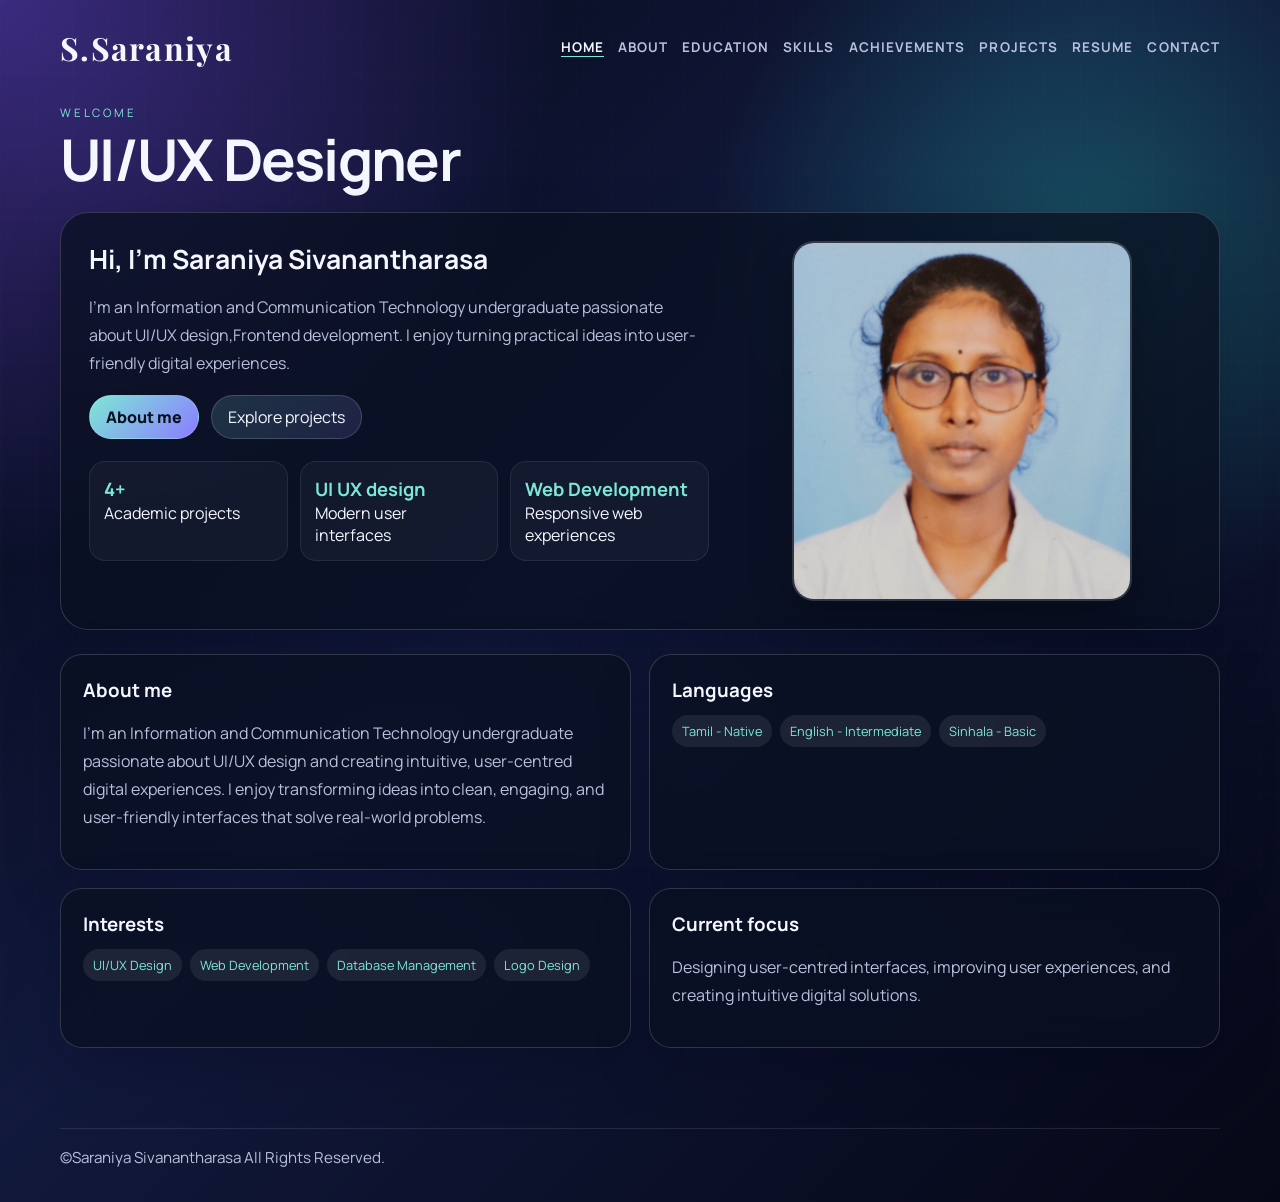
<file: index.html>
<!DOCTYPE html>
<html lang="en">
<head>
  <meta charset="UTF-8" />
  <meta name="viewport" content="width=device-width, initial-scale=1.0" />
  <title>Saraniya | Portfolio</title>
  <link rel="preconnect" href="https://fonts.googleapis.com" />
  <link rel="preconnect" href="https://fonts.gstatic.com" crossorigin />
  <link href="https://fonts.googleapis.com/css2?family=Manrope:wght@400;600;700;800&family=Playfair+Display:wght@600;700&display=swap" rel="stylesheet" />
  <link rel="stylesheet" href="style.css" />
</head>
<body>
  <header>
    <a class="logo" href="index.html">S.Saraniya</a>
    <nav>
      <a class="on" href="index.html">Home</a>
      <a href="about.html">About</a>
      <a href="education.html">Education</a>
      <a href="skills.html">Skills</a>
      <a href="achievements.html">Achievements</a>
      <a href="projects.html">Projects</a>
      <a href="resume.html">Resume</a>
      <a href="contact.html">Contact</a>
    </nav>
  </header>
  <main>
    <section class="page-intro">
      <i>Welcome</i>
      <h1>UI/UX Designer</h1>
    </section>
    <section class="hero">
      <div>
        <h2>Hi, I'm Saraniya Sivanantharasa</h2>
        <p>I'm an Information and Communication Technology undergraduate passionate about UI/UX design,Frontend development. I enjoy turning practical ideas into user-friendly digital experiences.</p>
        <div class="btn-row">
          <a class="btn primary" href="about.html">About me</a>
          <a class="btn" href="projects.html">Explore projects</a>
        </div>
        <div class="stats">
          <div class="stat"><strong>4+</strong><span>Academic projects</span></div>
          <div class="stat"><strong>UI UX design</strong><span>Modern user interfaces</span></div>
          <div class="stat"><strong>Web Development</strong><span>Responsive web experiences</span></div>
        </div>
      </div>
      <img src="images/profile.jpeg" alt="Saraniya portrait" />
    </section>
    <section class="grid">
      <article class="card">
        <h3>About me</h3>
        <p> I'm an Information and Communication Technology undergraduate passionate about UI/UX design and creating intuitive, user-centred digital experiences. I enjoy transforming ideas into clean, engaging, and user-friendly interfaces that solve real-world problems. </p>
      </article>
      <article class="card">
        <h3>Languages</h3>
        <div class="tag-list">
          <span>Tamil - Native</span>
          <span>English - Intermediate</span>
          <span>Sinhala - Basic</span>
        </div>
      </article>
      <article class="card">
        <h3>Interests</h3>
        <div class="tag-list">
          <span>UI/UX Design</span>
          <span>Web Development</span>
          <span>Database Management</span>
          <span>Logo Design</span>
        </div>
      </article>
      <article class="card">
        <h3>Current focus</h3>
        <p> Designing user-centred interfaces, improving user experiences, and creating intuitive digital solutions.</p>
      </article>
    </section>
  </main>
  <footer>©Saraniya Sivanantharasa All Rights Reserved.</footer>
</body>
</html>
</file>
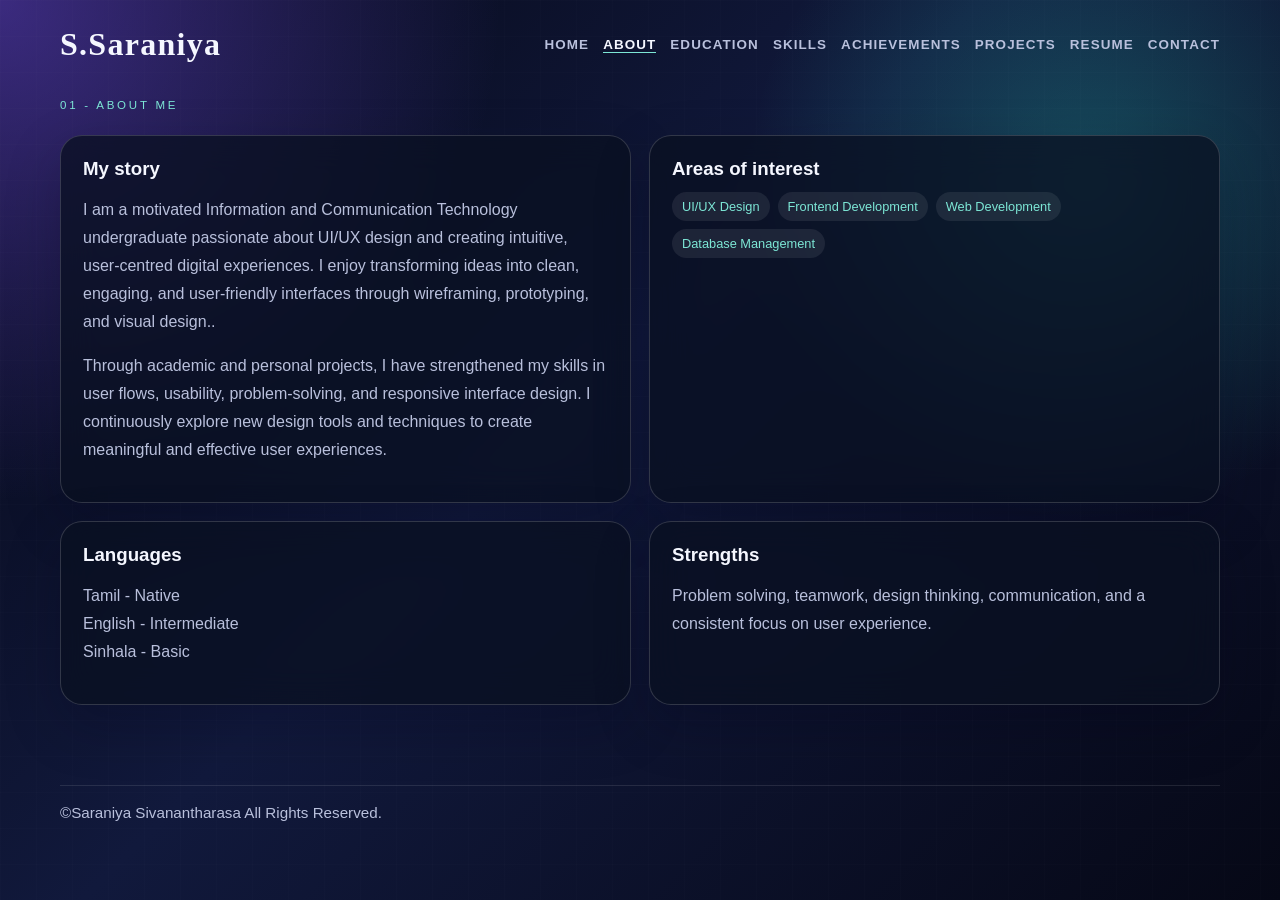
<file: about.html>
<!DOCTYPE html>
<html lang="en">
<head>
  <meta charset="UTF-8" />
  <meta name="viewport" content="width=device-width, initial-scale=1.0" />
  <title>About | Saraniya</title>
  <link rel="stylesheet" href="style.css" />
</head>
<body>
  <header>
    <a class="logo" href="index.html">S.Saraniya</a>
    <nav>
      <a href="index.html">Home</a>
      <a class="on" href="about.html">About</a>
      <a href="education.html">Education</a>
      <a href="skills.html">Skills</a>
      <a href="achievements.html">Achievements</a>
      <a href="projects.html">Projects</a>
      <a href="resume.html">Resume</a>
      <a href="contact.html">Contact</a>
    </nav>
  </header>
  <main>
    <section class="page-intro">
      <i>01 - ABOUT ME</i>
      
    </section>
    <section class="grid">
      <article class="card">
        <h3>My story</h3>
        <p> I am a motivated Information and Communication Technology undergraduate passionate about UI/UX design and creating intuitive, user-centred digital experiences. I enjoy transforming ideas into clean, engaging, and user-friendly interfaces through wireframing, prototyping, and visual design..</p>
        <p> Through academic and personal projects, I have strengthened my skills in user flows, usability, problem-solving, and responsive interface design. I continuously explore new design tools and techniques to create meaningful and effective user experiences.</p>

      </article>
      <article class="card">
        <h3>Areas of interest</h3>
        <div class="tag-list">
          <span>UI/UX Design</span>
          <span>Frontend Development</span>
          <span>Web Development</span>
          <span>Database Management</span>
        
        </div>
      </article>
      <article class="card">
        <h3>Languages</h3>
        <p>Tamil - Native<br />English - Intermediate<br />Sinhala - Basic</p>
      </article>
      <article class="card">
        <h3>Strengths</h3>
        <p>Problem solving, teamwork, design thinking, communication, and a consistent focus on user experience.</p>
      </article>
    </section>
  </main>
  <footer>©Saraniya Sivanantharasa All Rights Reserved.</footer>
</body>
</html>
</file>
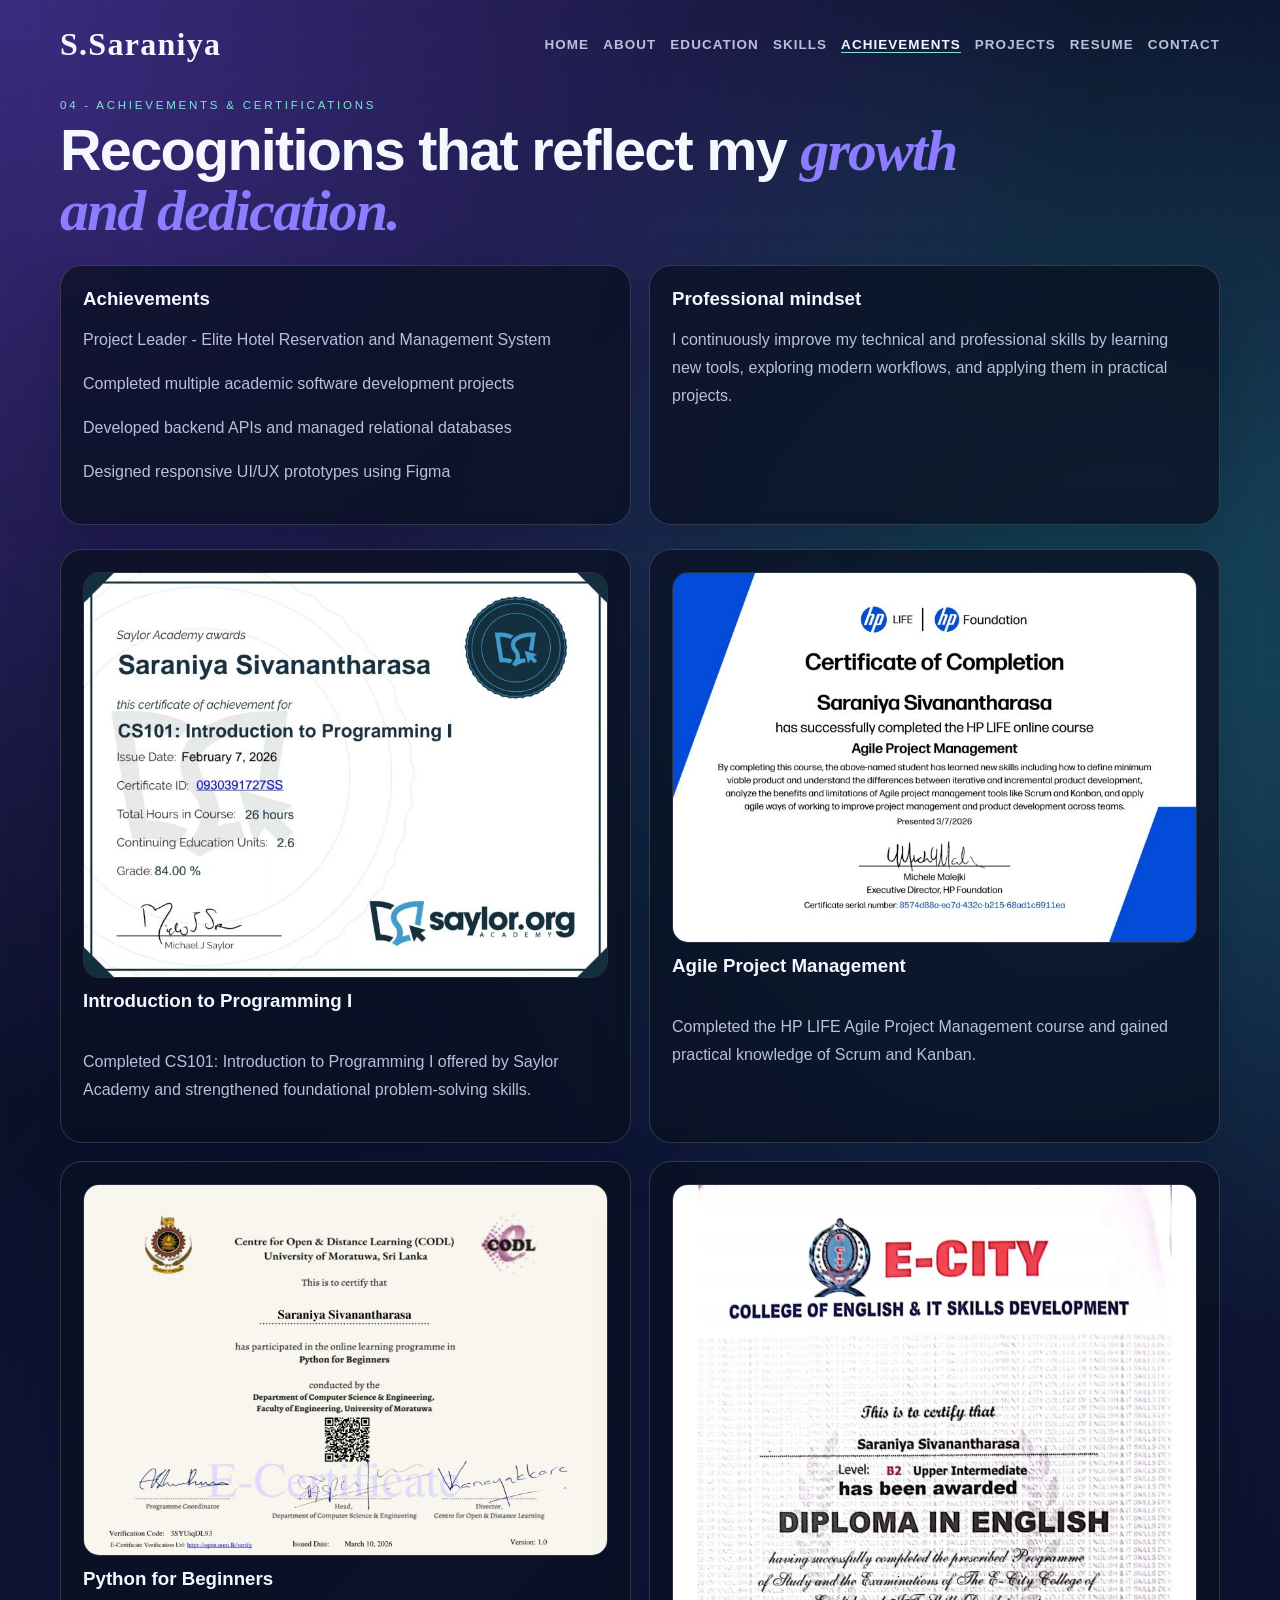
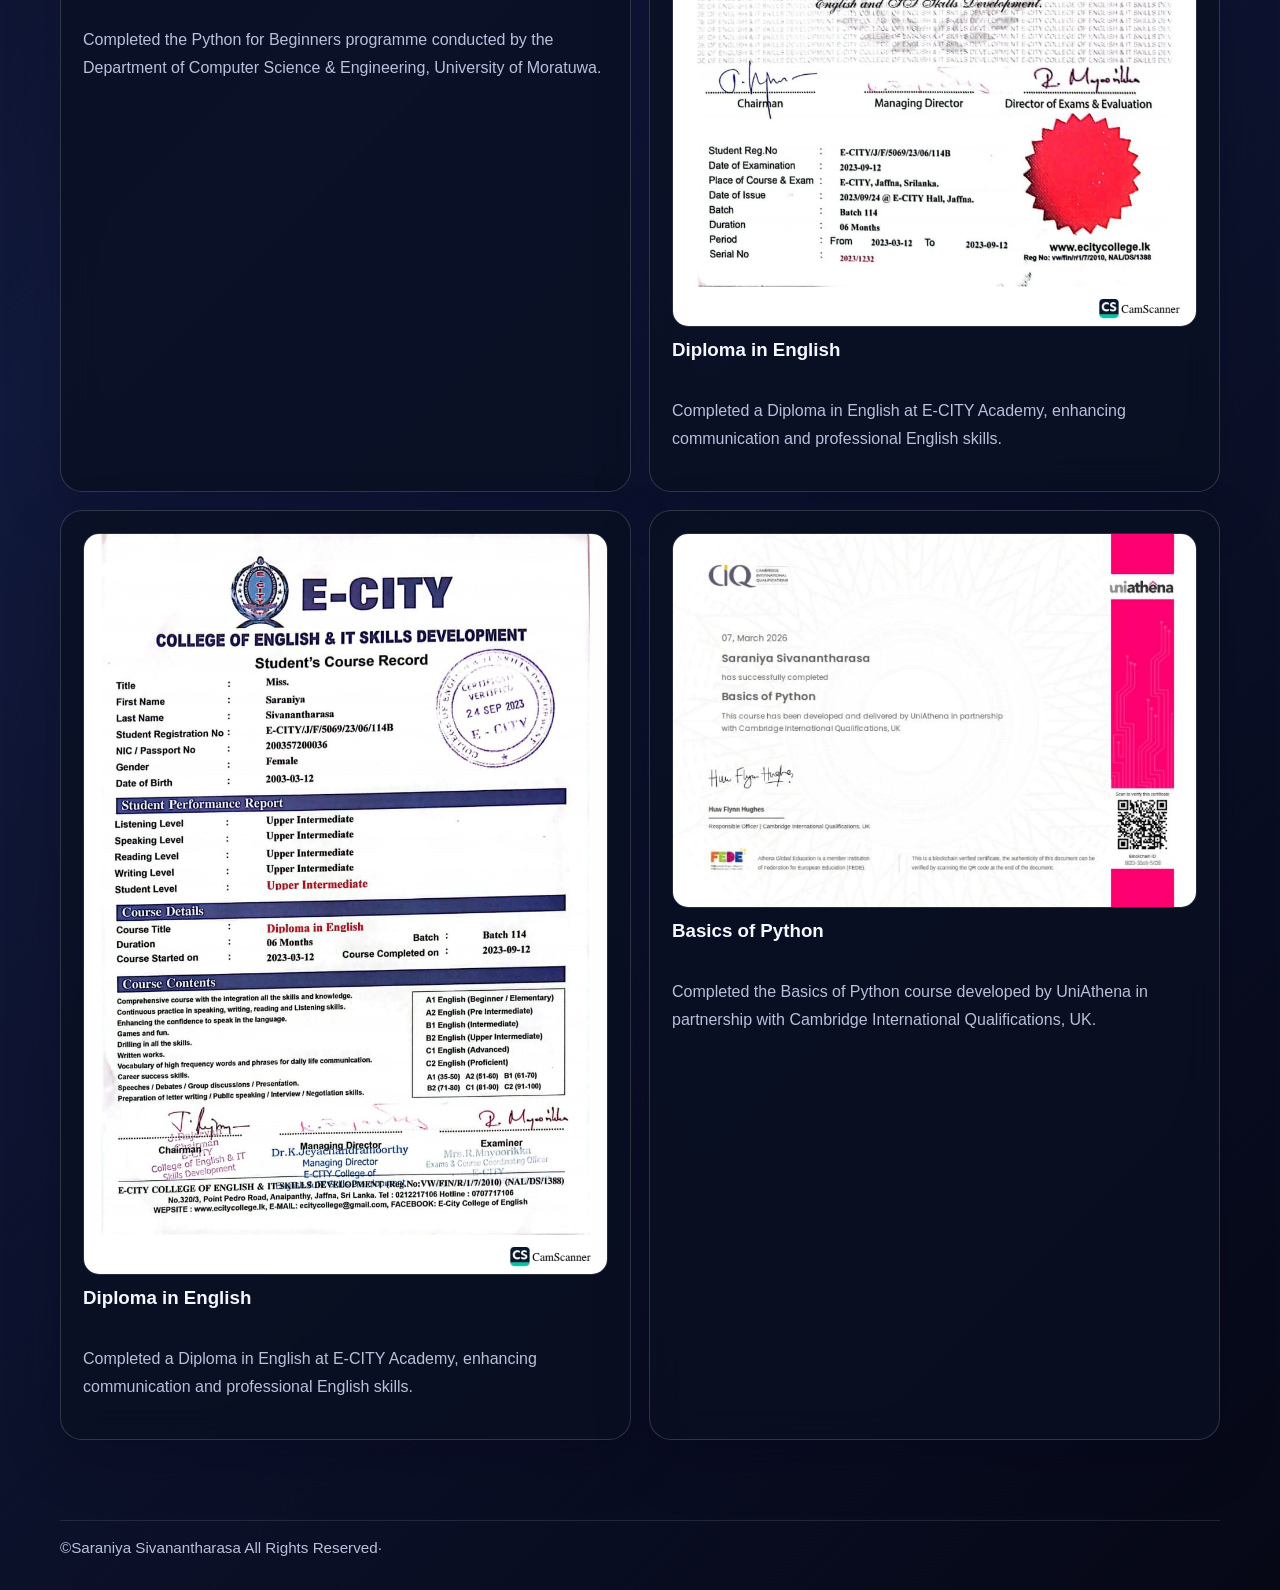
<file: achievements.html>
<!DOCTYPE html>
<html lang="en">
<head>
  <meta charset="UTF-8" />
  <meta name="viewport" content="width=device-width, initial-scale=1.0" />
  <title>Achievements | Saraniya</title>
  <link rel="stylesheet" href="style.css" />
</head>
<body>
  <header>
    <a class="logo" href="index.html">S.Saraniya</a>
    <nav>
      <a href="index.html">Home</a>
      <a href="about.html">About</a>
      <a href="education.html">Education</a>
      <a href="skills.html">Skills</a>
      <a class="on" href="achievements.html">Achievements</a>
      <a href="projects.html">Projects</a>
      <a href="resume.html">Resume</a>
      <a href="contact.html">Contact</a>
    </nav>
  </header>
  <main>
    <section class="page-intro">
      <i>04 - ACHIEVEMENTS & CERTIFICATIONS</i>
      <h1>Recognitions that reflect my <em>growth and dedication.</em></h1>
    </section>
    <section class="grid">
      <article class="card">
        <h3>Achievements</h3>
        <p>Project Leader - Elite Hotel Reservation and Management System</p>
        <p>Completed multiple academic software development projects</p>
        <p>Developed backend APIs and managed relational databases</p>
        <p>Designed responsive UI/UX prototypes using Figma</p>
      </article>
      <article class="card">
        <h3>Professional mindset</h3>
        <p>I continuously improve my technical and professional skills by learning new tools, exploring modern workflows, and applying them in practical projects.</p>
      </article>
    </section>
    <section class="cert-grid">
      <article class="card cert-card">
        <img src="images/certificates/certificate1.jpeg" alt="Introduction to Programming I certificate" />
        <h3>Introduction to Programming I</h3>
        <p>Completed CS101: Introduction to Programming I offered by Saylor Academy and strengthened foundational problem-solving skills.</p>
      </article>
      <article class="card cert-card">
        <img src="images/certificates/certificate2.jpeg" alt="Agile Project Management certificate" />
        <h3>Agile Project Management</h3>
        <p>Completed the HP LIFE Agile Project Management course and gained practical knowledge of Scrum and Kanban.</p>
      </article>
      <article class="card cert-card">
        <img src="images/certificates/certificate3.jpeg" alt="Python for Beginners certificate" />
        <h3>Python for Beginners</h3>
        <p>Completed the Python for Beginners programme conducted by the Department of Computer Science & Engineering, University of Moratuwa.</p>
      </article>
      <article class="card cert-card">
        <img src="images/certificates/certificate5.jpeg" alt="Diploma in English certificate" />
        <h3>Diploma in English</h3>
        <p>Completed a Diploma in English at E-CITY Academy, enhancing communication and professional English skills.</p>
      </article>
      <article class="card cert-card">
        <img src="images/certificates/certificate6.jpeg" alt="Diploma in English certificate" />
        <h3>Diploma in English</h3>
        <p>Completed a Diploma in English at E-CITY Academy, enhancing communication and professional English skills.</p>
      </article>
      <article class="card cert-card">
        <img src="images/certificates/certificate7.jpeg" alt="Project Management 101 certificate" />
        <h3>Basics of Python</h3>
        <p>Completed the Basics of Python course developed by UniAthena in partnership with Cambridge International Qualifications, UK.</p>
      </article>
    </section>
  </main>
  <footer>©Saraniya Sivanantharasa All Rights Reserved· </footer>
</body>
</html>
</file>
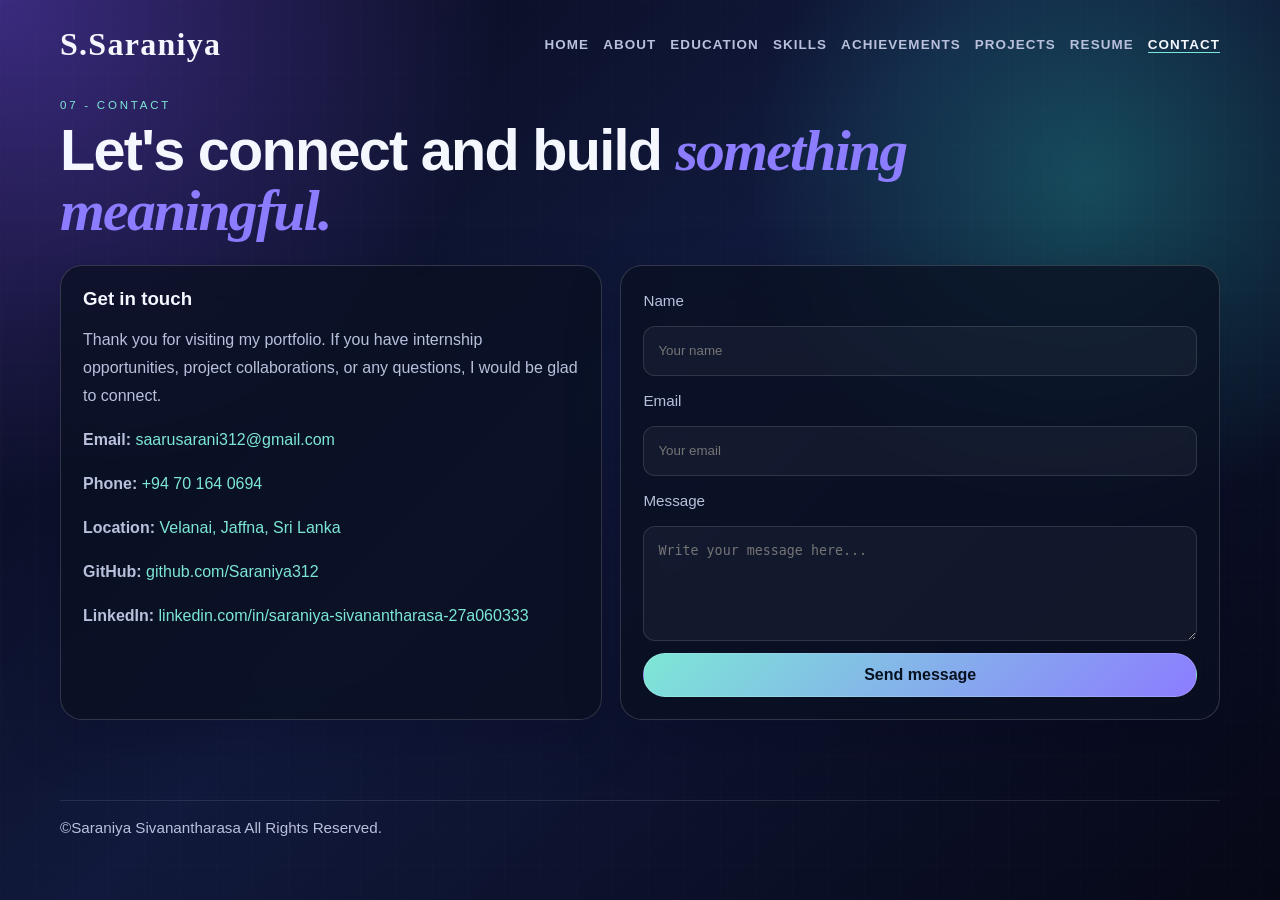
<file: contact.html>
<!DOCTYPE html>
<html lang="en">
<head>
  <meta charset="UTF-8" />
  <meta name="viewport" content="width=device-width, initial-scale=1.0" />
  <title>Contact | Saraniya</title>
  <link rel="stylesheet" href="style.css" />
</head>
<body>
  <header>
    <a class="logo" href="index.html">S.Saraniya</a>
    <nav>
      <a href="index.html">Home</a>
      <a href="about.html">About</a>
      <a href="education.html">Education</a>
      <a href="skills.html">Skills</a>
      <a href="achievements.html">Achievements</a>
      <a href="projects.html">Projects</a>
      <a href="resume.html">Resume</a>
      <a class="on" href="contact.html">Contact</a>
    </nav>
  </header>
  <main>
    <section class="page-intro">
      <i>07 - CONTACT</i>
      <h1>Let's connect and build <em>something meaningful.</em></h1>
    </section>
    <section class="contact-wrap">
      <article class="contact-card">
        <h3>Get in touch</h3>
        <p>Thank you for visiting my portfolio. If you have internship opportunities, project collaborations, or any questions, I would be glad to connect.</p>
        <p><strong>Email:</strong> <a href="mailto:saarusarani312@gmail.com">saarusarani312@gmail.com</a></p>
        <p><strong>Phone:</strong> <a href="tel:+94701640694">+94 70 164 0694</a></p>
        <p><strong>Location:</strong> <a href="https://maps.app.goo.gl/Jn2BxbfatQN2xSCCA" target="_blank" rel="noopener noreferrer">Velanai, Jaffna, Sri Lanka</a></p>
        <p><strong>GitHub:</strong> <a href="https://github.com/Saraniya312" target="_blank" rel="noopener noreferrer">github.com/Saraniya312</a></p>
        <p><strong>LinkedIn:</strong> <a href="https://www.linkedin.com/in/saraniya-sivanantharasa-27a060333" target="_blank" rel="noopener noreferrer">linkedin.com/in/saraniya-sivanantharasa-27a060333</a></p>
      </article>
      <form>
        <label for="name">Name</label>
        <input id="name" type="text" placeholder="Your name" />
        <label for="email">Email</label>
        <input id="email" type="email" placeholder="Your email" />
        <label for="message">Message</label>
        <textarea id="message" placeholder="Write your message here..."></textarea>
        <a class="btn primary" href="mailto:saarusarani312@gmail.com">Send message</a>
      </form>
    </section>
  </main>
  <footer>©Saraniya Sivanantharasa All Rights Reserved.</footer>
</body>
</html>
</file>
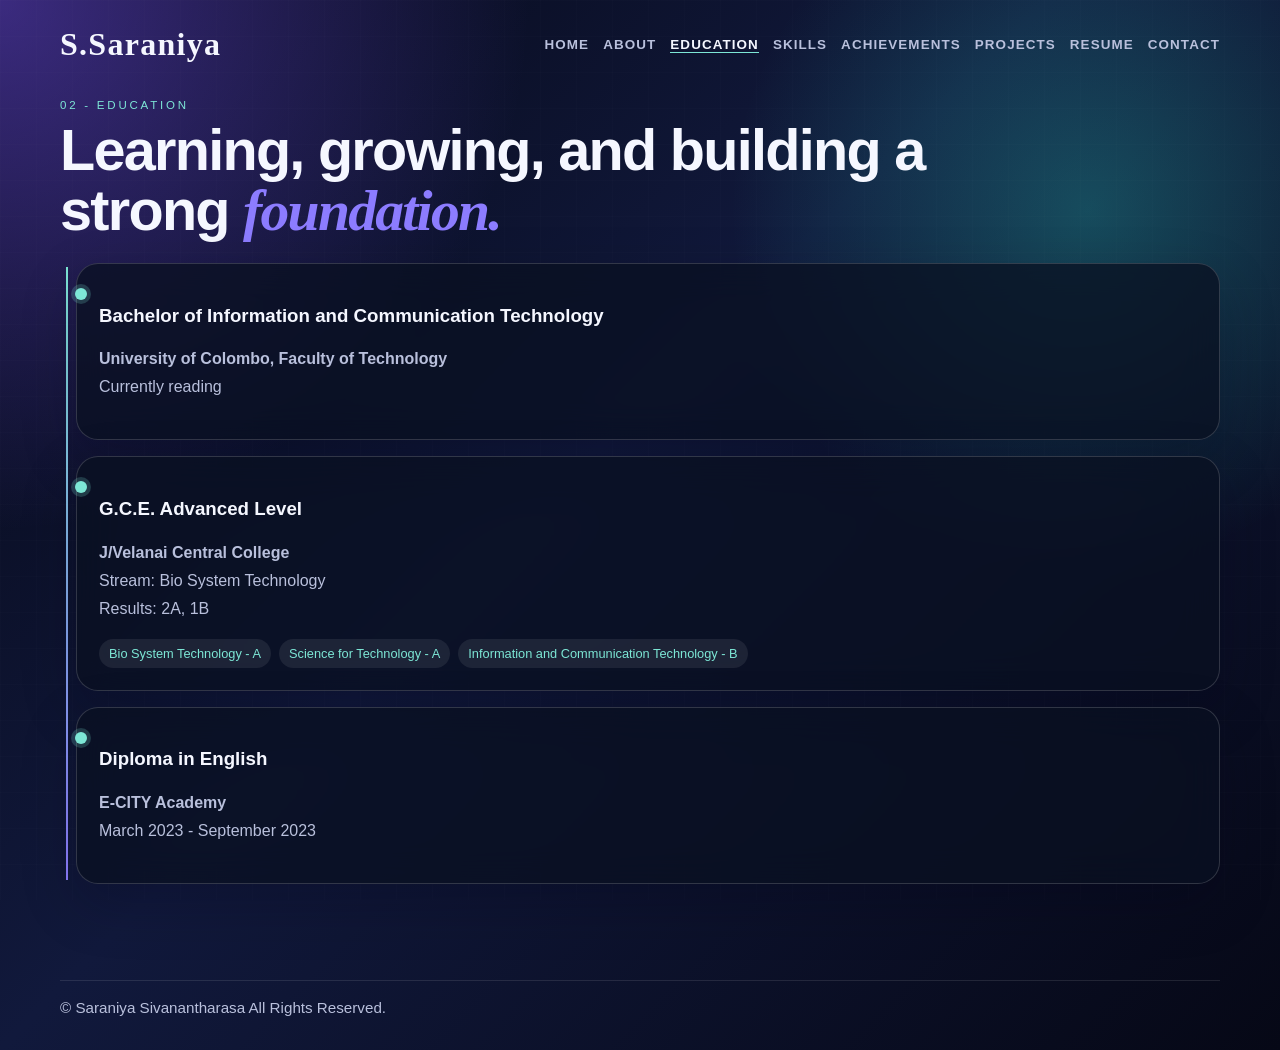
<file: education.html>
<!DOCTYPE html>
<html lang="en">
<head>
  <meta charset="UTF-8" />
  <meta name="viewport" content="width=device-width, initial-scale=1.0" />
  <title>Education | Saraniya</title>
  <link rel="stylesheet" href="style.css" />
</head>
<body>
  <header>
    <a class="logo" href="index.html">S.Saraniya</a>
    <nav>
      <a href="index.html">Home</a>
      <a href="about.html">About</a>
      <a class="on" href="education.html">Education</a>
      <a href="skills.html">Skills</a>
      <a href="achievements.html">Achievements</a>
      <a href="projects.html">Projects</a>
      <a href="resume.html">Resume</a>
      <a href="contact.html">Contact</a>
    </nav>
  </header>
  <main>
    <section class="page-intro">
      <i>02 - EDUCATION</i>
      <h1>Learning, growing, and building a strong <em>foundation.</em></h1>
    </section>
    <section class="timeline">
      <article class="timeline-item">
        <h3>Bachelor of Information and Communication Technology</h3>
        <p><strong>University of Colombo, Faculty of Technology</strong><br />Currently reading</p>
      </article>
      <article class="timeline-item">
        <h3>G.C.E. Advanced Level</h3>
        <p><strong>J/Velanai Central College</strong><br />Stream: Bio System Technology<br />Results: 2A, 1B</p>
        <div class="tag-list">
          <span>Bio System Technology - A</span>
          <span>Science for Technology - A</span>
          <span>Information and Communication Technology - B</span>
        </div>
      </article>
      <article class="timeline-item">
        <h3>Diploma in English</h3>
        <p><strong>E-CITY Academy</strong><br />March 2023 - September 2023</p>
      </article>
    </section>
  </main>
  <footer>© Saraniya Sivanantharasa All Rights Reserved.</footer>
</body>
</html>
</file>
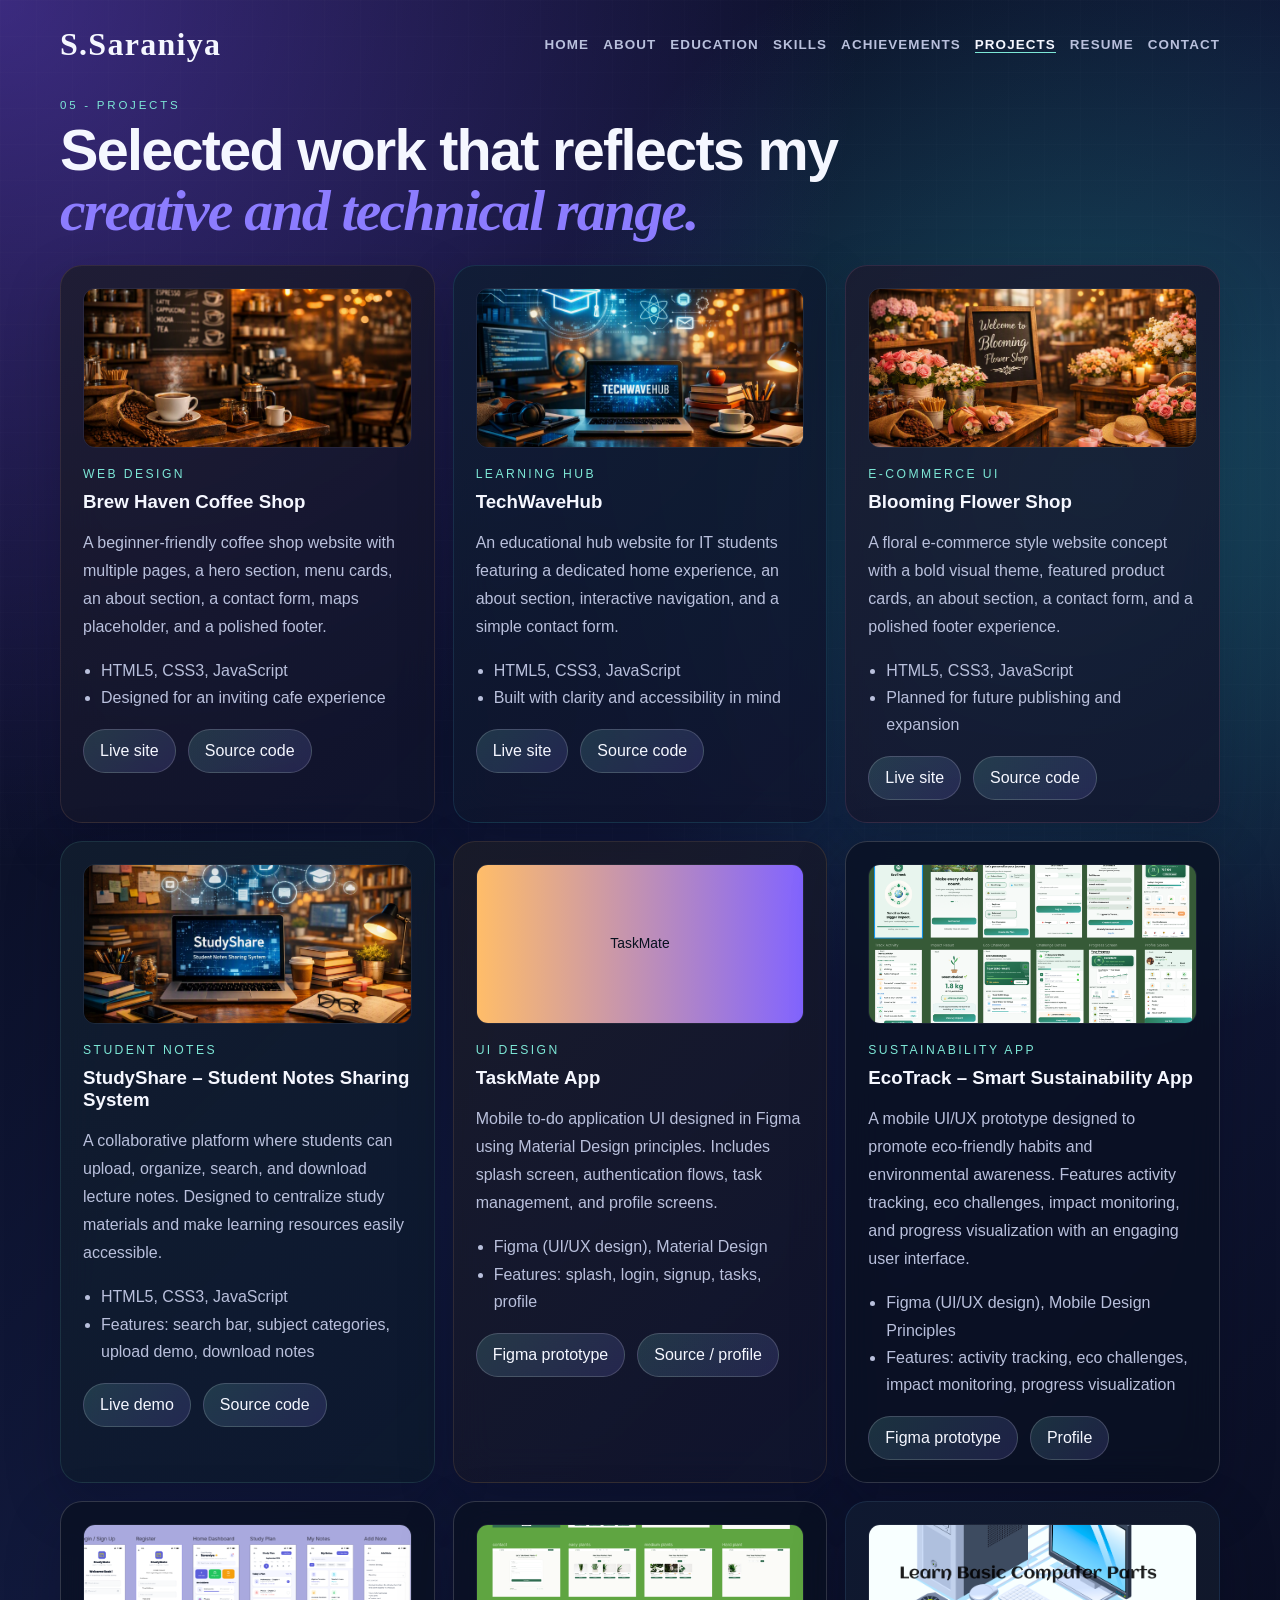
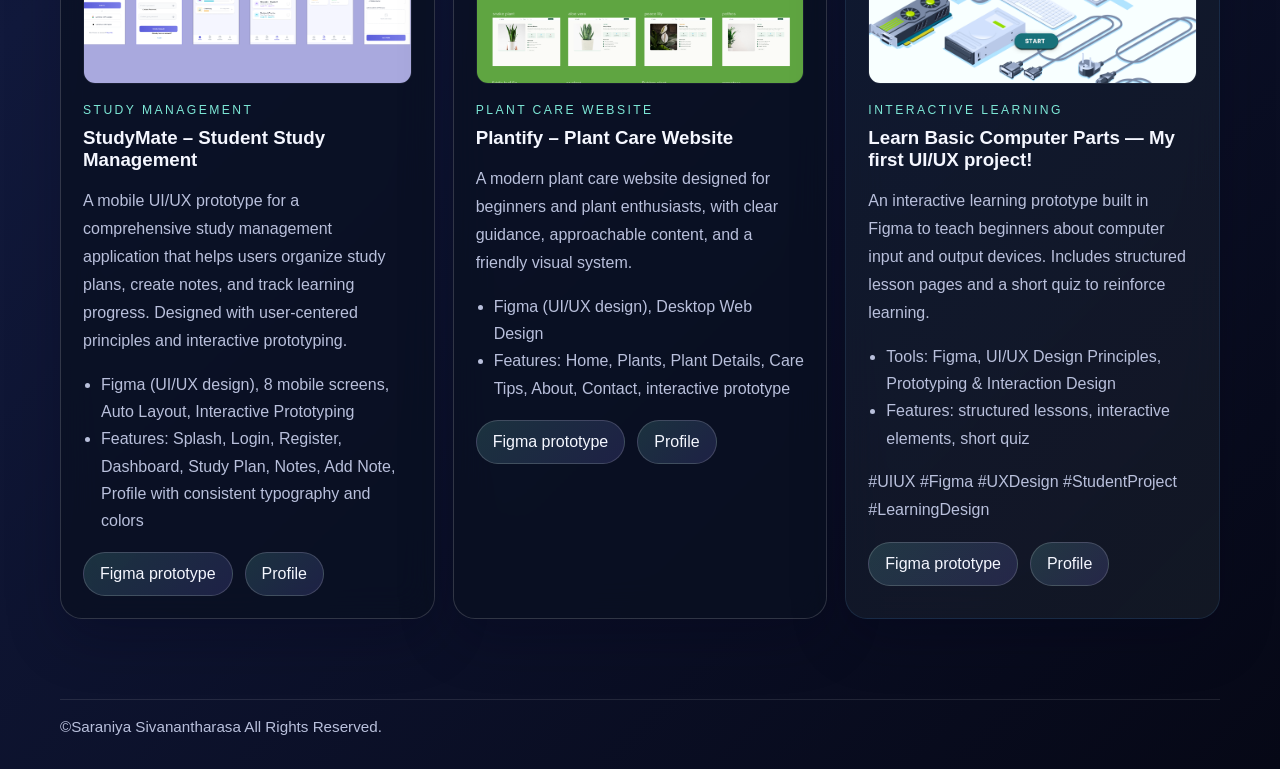
<file: projects.html>
<!DOCTYPE html>
<html lang="en">
<head>
  <meta charset="UTF-8" />
  <meta name="viewport" content="width=device-width, initial-scale=1.0" />
  <title>Projects | Saraniya</title>
  <link rel="stylesheet" href="style.css" />
</head>
<body>
  <header>
    <a class="logo" href="index.html">S.Saraniya</a>
    <nav>
      <a href="index.html">Home</a>
      <a href="about.html">About</a>
      <a href="education.html">Education</a>
      <a href="skills.html">Skills</a>
      <a href="achievements.html">Achievements</a>
      <a class="on" href="projects.html">Projects</a>
      <a href="resume.html">Resume</a>
      <a href="contact.html">Contact</a>
    </nav>
  </header>
  <main>
    <section class="page-intro">
      <i>05 - PROJECTS</i>
      <h1>Selected work that reflects my <em>creative and technical range.</em></h1>
    </section>
    <section class="projects-grid">
      <article class="project-card brew-haven">
        <div class="thumb"><img src="images/projects/brew-haven-bg.png" alt="Brew Haven thumbnail"></div>
        <span class="pill">Web Design</span>
        <h3>Brew Haven Coffee Shop</h3>
        <p>A beginner-friendly coffee shop website with multiple pages, a hero section, menu cards, an about section, a contact form, maps placeholder, and a polished footer.</p>
        <ul>
          <li>HTML5, CSS3, JavaScript</li>
          <li>Designed for an inviting cafe experience</li>
        </ul>
        <div class="btn-row">
          <a class="btn" href="https://Saraniya312.github.io/Brew-haven-coffee-shop/" target="_blank" rel="noopener noreferrer">Live site</a>
          <a class="btn" href="https://github.com/Saraniya312" target="_blank" rel="noopener noreferrer">Source code</a>
        </div>
      </article>
      <article class="project-card techwavehub">
        <div class="thumb"><img src="images/projects/techwavehub-bg.png" alt="TechWaveHub thumbnail"></div>
        <span class="pill">Learning Hub</span>
        <h3>TechWaveHub</h3>
        <p>An educational hub website for IT students featuring a dedicated home experience, an about section, interactive navigation, and a simple contact form.</p>
        <ul>
          <li>HTML5, CSS3, JavaScript</li>
          <li>Built with clarity and accessibility in mind</li>
        </ul>
        <div class="btn-row">
          <a class="btn" href="https://Saraniya312.github.io/TechWave-Hub/" target="_blank" rel="noopener noreferrer">Live site</a>
          <a class="btn" href="https://github.com/Saraniya312" target="_blank" rel="noopener noreferrer">Source code</a>
        </div>
      </article>
      <article class="project-card blooming">
        <div class="thumb"><img src="images/projects/blooming-flower-bg.png" alt="Blooming Flower thumbnail"></div>
        <span class="pill">E-commerce UI</span>
        <h3>Blooming Flower Shop</h3>
        <p>A floral e-commerce style website concept with a bold visual theme, featured product cards, an about section, a contact form, and a polished footer experience.</p>
        <ul>
          <li>HTML5, CSS3, JavaScript</li>
          <li>Planned for future publishing and expansion</li>
        </ul>
        <div class="btn-row">
          <a class="btn" href="https://saraniya312.github.io/Blooming-Flower-Shop-/" target="_blank" rel="noopener noreferrer">Live site</a>
          <a class="btn" href="https://github.com/Saraniya312" target="_blank" rel="noopener noreferrer">Source code</a>
        </div>
      </article>
      <article class="project-card studyshare">
        <div class="thumb"><img src="images/projects/studyshare-bg.png" alt="StudyShare thumbnail"></div>
        <span class="pill">Student Notes</span>
        <h3>StudyShare – Student Notes Sharing System</h3>
        <p>A collaborative platform where students can upload, organize, search, and download lecture notes. Designed to centralize study materials and make learning resources easily accessible.</p>
        <ul>
          <li>HTML5, CSS3, JavaScript</li>
          <li>Features: search bar, subject categories, upload demo, download notes</li>
        </ul>
        <div class="btn-row">
          <a class="btn" href="https://saraniya312.github.io/StudyShare-Student-Notes-Sharing-System/" target="_blank" rel="noopener noreferrer">Live demo</a>
          <a class="btn" href="https://github.com/Saraniya312/StudyShare-Student-Notes-Sharing-System" target="_blank" rel="noopener noreferrer">Source code</a>
        </div>
      </article>
      <article class="project-card taskmate">
        <div class="thumb"><img src="images/projects/taskmate.svg" alt="TaskMate thumbnail"></div>
        <span class="pill">UI Design</span>
        <h3>TaskMate App</h3>
        <p>Mobile to-do application UI designed in Figma using Material Design principles. Includes splash screen, authentication flows, task management, and profile screens.</p>
        <ul>
          <li>Figma (UI/UX design), Material Design</li>
          <li>Features: splash, login, signup, tasks, profile</li>
        </ul>
        <div class="btn-row">
          <a class="btn" href="https://www.figma.com/proto/xzMB9vAe1ijKRiHowBv30t/TaskMate-App?node-id=0-1&t=tzqaetIzqPZSJILB-1" target="_blank" rel="noopener noreferrer">Figma prototype</a>
          <a class="btn" href="https://github.com/Saraniya312" target="_blank" rel="noopener noreferrer">Source / profile</a>
        </div>
      </article>
      <article class="project-card ecotrack">
        <div class="thumb"><img src="images/projects/EcoTrack.png" alt="EcoTrack thumbnail"></div>
        <span class="pill">Sustainability App</span>
        <h3>EcoTrack – Smart Sustainability App</h3>
        <p>A mobile UI/UX prototype designed to promote eco-friendly habits and environmental awareness. Features activity tracking, eco challenges, impact monitoring, and progress visualization with an engaging user interface.</p>
        <ul>
          <li>Figma (UI/UX design), Mobile Design Principles</li>
          <li>Features: activity tracking, eco challenges, impact monitoring, progress visualization</li>
        </ul>
        <div class="btn-row">
          <a class="btn" href="https://www.figma.com/proto/qjjGJ7Zj9PAuDl3YPLnQnI/Untitled?node-id=0-1&t=pixxXiUAVgRHP7QS-1" target="_blank" rel="noopener noreferrer">Figma prototype</a>
          <a class="btn" href="https://github.com/Saraniya312" target="_blank" rel="noopener noreferrer">Profile</a>
        </div>
      </article>
      <article class="project-card studymate">
        <div class="thumb"><img src="images/projects/Studymade.png" alt="StudyMate thumbnail"></div>
        <span class="pill">Study Management</span>
        <h3>StudyMate – Student Study Management</h3>
        <p>A mobile UI/UX prototype for a comprehensive study management application that helps users organize study plans, create notes, and track learning progress. Designed with user-centered principles and interactive prototyping.</p>
        <ul>
          <li>Figma (UI/UX design), 8 mobile screens, Auto Layout, Interactive Prototyping</li>
          <li>Features: Splash, Login, Register, Dashboard, Study Plan, Notes, Add Note, Profile with consistent typography and colors</li>
        </ul>
        <div class="btn-row">
          <a class="btn" href="https://www.figma.com/proto/LoxrIUDd2DGF5O2TOuyp7c/StudyMate?node-id=0-1&t=7howQc9EMJXGt5CU-1" target="_blank" rel="noopener noreferrer">Figma prototype</a>
          <a class="btn" href="https://github.com/Saraniya312" target="_blank" rel="noopener noreferrer">Profile</a>
        </div>
      </article>
      <article class="project-card plantify">
        <div class="thumb"><img src="images/projects/Plantify.png" alt="Plantify plant care website thumbnail"></div>
        <span class="pill">Plant Care Website</span>
        <h3>Plantify – Plant Care Website</h3>
        <p>A modern plant care website designed for beginners and plant enthusiasts, with clear guidance, approachable content, and a friendly visual system.</p>
        <ul>
          <li>Figma (UI/UX design), Desktop Web Design</li>
          <li>Features: Home, Plants, Plant Details, Care Tips, About, Contact, interactive prototype</li>
        </ul>
        <div class="btn-row">
          <a class="btn" href="https://www.figma.com/proto/wRkiDWYi5UXk7cZ1DoEbEe/%F0%9F%8C%BFPlantify?node-id=0-1&amp;t=d8MkUklT7HjYGeeI-1" target="_blank" rel="noopener noreferrer">Figma prototype</a>
          <a class="btn" href="https://github.com/Saraniya312" target="_blank" rel="noopener noreferrer">Profile</a>
        </div>
      </article>
      <article class="project-card learn-basic">
        <div class="thumb"><img src="images/projects/Learn Basic Computer Parts.png" alt="Learn Basic Computer Parts thumbnail"></div>
        <span class="pill">Interactive Learning</span>
        <h3>Learn Basic Computer Parts — My first UI/UX project!</h3>
        <p>An interactive learning prototype built in Figma to teach beginners about computer input and output devices. Includes structured lesson pages and a short quiz to reinforce learning.</p>
        <ul>
          <li>Tools: Figma, UI/UX Design Principles, Prototyping &amp; Interaction Design</li>
          <li>Features: structured lessons, interactive elements, short quiz</li>
        </ul>
        <p class="project-tags">#UIUX #Figma #UXDesign #StudentProject #LearningDesign</p>
        <div class="btn-row">
          <a class="btn" href="https://www.figma.com/proto/cTWEbYUNIq4FDHmOYm63eq/Learn-Basic-Computer-parts?node-id=1-2&starting-point-node-id=1%3A2&t=QHkPzmaZPWALxRsT-1" target="_blank" rel="noopener noreferrer">Figma prototype</a>
          <a class="btn" href="https://github.com/Saraniya312" target="_blank" rel="noopener noreferrer">Profile</a>
        </div>
      </article>
    </section>
  </main>
  <footer>©Saraniya Sivanantharasa All Rights Reserved.</footer>
</body>
</html>
</file>
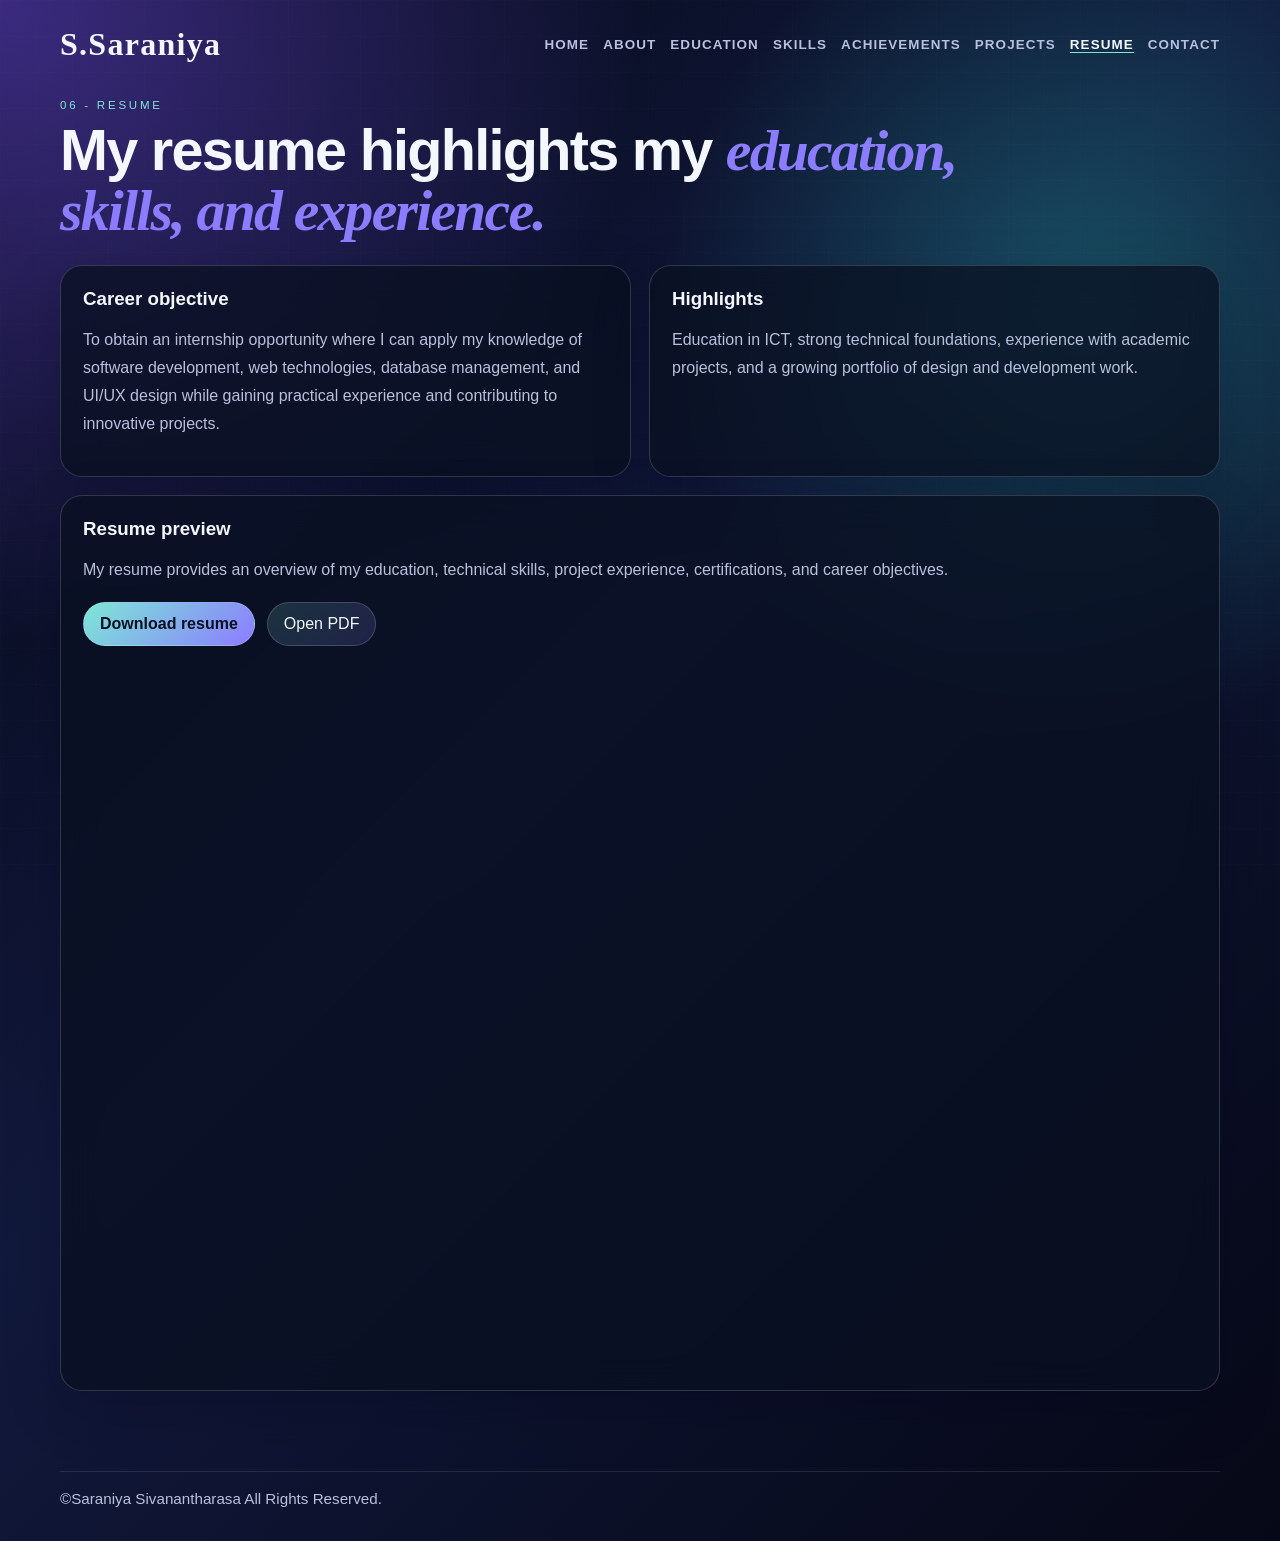
<file: resume.html>
<!DOCTYPE html>
<html lang="en">
<head>
  <meta charset="UTF-8" />
  <meta name="viewport" content="width=device-width, initial-scale=1.0" />
  <title>Resume | Saraniya</title>
  <link rel="stylesheet" href="style.css" />
</head>
<body>
  <header>
    <a class="logo" href="index.html">S.Saraniya</a>
    <nav>
      <a href="index.html">Home</a>
      <a href="about.html">About</a>
      <a href="education.html">Education</a>
      <a href="skills.html">Skills</a>
      <a href="achievements.html">Achievements</a>
      <a href="projects.html">Projects</a>
      <a class="on" href="resume.html">Resume</a>
      <a href="contact.html">Contact</a>
    </nav>
  </header>
  <main>
    <section class="page-intro">
      <i>06 - RESUME</i>
      <h1>My resume highlights my <em>education, skills, and experience.</em></h1>
    </section>
    <section class="grid">
      <article class="card">
        <h3>Career objective</h3>
        <p>To obtain an internship opportunity where I can apply my knowledge of software development, web technologies, database management, and UI/UX design while gaining practical experience and contributing to innovative projects.</p>
      </article>
      <article class="card">
        <h3>Highlights</h3>
        <p>Education in ICT, strong technical foundations, experience with academic projects, and a growing portfolio of design and development work.</p>
      </article>
    </section>
    <section class="panel resume-preview">
      <h3>Resume preview</h3>
      <p>My resume provides an overview of my education, technical skills, project experience, certifications, and career objectives.</p>
      <div class="btn-row">
        <a class="btn primary" href="docs/resume.pdf" download>Download resume</a>
        <a class="btn" href="docs/resume.pdf" target="_blank" rel="noopener noreferrer">Open PDF</a>
      </div>
      <iframe class="resume-frame" src="docs/resume.pdf" title="Saraniya resume"></iframe>
    </section>
  </main>
  <footer>©Saraniya Sivanantharasa All Rights Reserved.</footer>
</body>
</html>
</file>
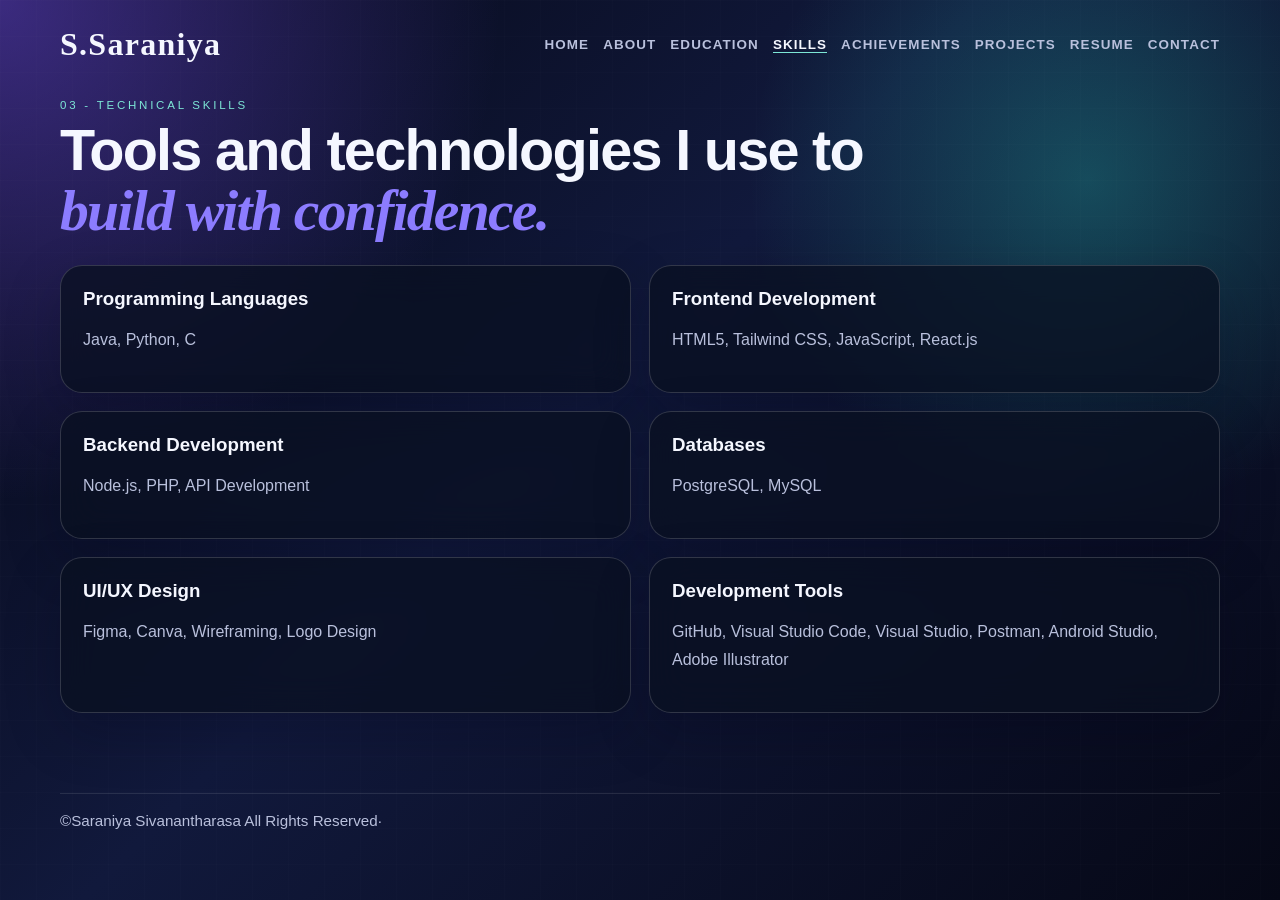
<file: skills.html>
<!DOCTYPE html>
<html lang="en">
<head>
  <meta charset="UTF-8" />
  <meta name="viewport" content="width=device-width, initial-scale=1.0" />
  <title>Skills | Saraniya</title>
  <link rel="stylesheet" href="style.css" />
</head>
<body>
  <header>
    <a class="logo" href="index.html">S.Saraniya</a>
    <nav>
      <a href="index.html">Home</a>
      <a href="about.html">About</a>
      <a href="education.html">Education</a>
      <a class="on" href="skills.html">Skills</a>
      <a href="achievements.html">Achievements</a>
      <a href="projects.html">Projects</a>
      <a href="resume.html">Resume</a>
      <a href="contact.html">Contact</a>
    </nav>
  </header>
  <main>
    <section class="page-intro">
      <i>03 - TECHNICAL SKILLS</i>
      <h1>Tools and technologies I use to <em>build with confidence.</em></h1>
    </section>
    <section class="grid">
      <article class="card">
        <h3>Programming Languages</h3>
        <p>Java, Python, C</p>
      </article>
      <article class="card">
        <h3>Frontend Development</h3>
        <p>HTML5, Tailwind CSS, JavaScript, React.js</p>
      </article>
      <article class="card">
        <h3>Backend Development</h3>
        <p>Node.js, PHP, API Development</p>
      </article>
      <article class="card">
        <h3>Databases</h3>
        <p>PostgreSQL, MySQL</p>
      </article>
      <article class="card">
        <h3>UI/UX Design</h3>
        <p>Figma, Canva, Wireframing, Logo Design</p>
      </article>
      <article class="card">
        <h3>Development Tools</h3>
        <p>GitHub, Visual Studio Code, Visual Studio, Postman, Android Studio, Adobe Illustrator</p>
      </article>
    </section>
  </main>
  <footer>©Saraniya Sivanantharasa All Rights Reserved·</footer>
</body>
</html>
</file>
<file: style.css>
:root {
  --bg: #060816;
  --panel: rgba(10, 17, 34, 0.76);
  --panel-strong: rgba(17, 24, 49, 0.95);
  --text: #f5f7ff;
  --muted: #b9c0dc;
  --accent: #7de7d6;
  --accent-2: #8c7cff;
  --border: rgba(255,255,255,0.16);
}
* { box-sizing: border-box; }
html { scroll-behavior: smooth; }
body {
  margin: 0;
  font-family: 'Manrope', Arial, sans-serif;
  color: var(--text);
  background:
    radial-gradient(circle at top left, rgba(124, 85, 255, 0.45), transparent 32%),
    radial-gradient(circle at 85% 20%, rgba(42, 216, 199, 0.28), transparent 26%),
    linear-gradient(135deg, #060816 0%, #11193c 45%, #060816 100%);
  min-height: 100vh;
  overflow-x: hidden;
}
body::before {
  content: '';
  position: fixed;
  inset: 0;
  pointer-events: none;
  background-image:
    linear-gradient(rgba(255,255,255,0.06) 1px, transparent 1px),
    linear-gradient(90deg, rgba(255,255,255,0.06) 1px, transparent 1px);
  background-size: 36px 36px;
  opacity: 0.22;
}
header, main, footer {
  width: min(1160px, calc(100% - 48px));
  margin: 0 auto;
}
header {
  display: flex;
  flex-wrap: wrap;
  justify-content: space-between;
  align-items: center;
  padding: 26px 0 12px;
  gap: 18px;
}
.logo {
  text-decoration: none;
  color: var(--text);
  font-family: 'Playfair Display', Georgia, serif;
  font-size: 2rem;
  font-weight: 700;
  letter-spacing: 0.04em;
}
.logo span { color: var(--accent); }
nav { display: flex; flex: 1 1 620px; flex-wrap: wrap; gap: 10px 14px; justify-content: flex-end; }
nav a {
  color: var(--muted);
  text-decoration: none;
  font-size: 0.84rem;
  font-weight: 700;
  letter-spacing: 0.08em;
  text-transform: uppercase;
}
nav a:hover, nav a.on { color: var(--text); border-bottom: 1px solid var(--accent); }
main { padding: 24px 0 80px; }
.page-intro {
  display: flex; flex-direction: column; gap: 10px; margin-bottom: 22px;
  max-width: 900px;
}
.page-intro i {
  font-style: normal;
  color: var(--accent);
  letter-spacing: 0.24em;
  font-size: 0.72rem;
  text-transform: uppercase;
}
.page-intro h1 {
  margin: 0;
  font-size: clamp(2.2rem, 5.4vw, 3.6rem);
  line-height: 1.04;
  letter-spacing: -0.03em;
}
.page-intro h1 em {
  color: var(--accent-2);
  font-family: 'Playfair Display', Georgia, serif;
  font-style: italic;
  font-weight: 600;
}
.hero, .panel, .card, .timeline-item, .project-card, .contact-card, form {
  background: var(--panel);
  border: 1px solid var(--border);
  box-shadow: 0 20px 55px rgba(2, 6, 23, 0.24);
  -webkit-backdrop-filter: blur(18px);
  backdrop-filter: blur(18px);
}
.hero {
  display: grid;
  grid-template-columns: 1.15fr 0.85fr;
  gap: 24px;
  padding: 28px;
  border-radius: 28px;
  min-width: 0;
}
.hero h2 { margin: 0 0 10px; font-size: 1.65rem; }
.hero p, .panel p, .card p, .timeline-item p, .project-card p, .contact-card p, form label, form input, form textarea {
  color: var(--muted);
  line-height: 1.75;
}
.hero img {
  width: 100%;
  max-width: 340px;
  height: min(360px, 72vw);
  min-height: 240px;
  border-radius: 22px;
  object-fit: cover;
  border: 2px solid rgba(255,255,255,0.16);
  justify-self: center;
  box-shadow: 0 18px 40px rgba(0, 0, 0, 0.28);
}
.btn-row { display: flex; flex-wrap: wrap; gap: 12px; margin-top: 18px; }
.btn {
  display: inline-flex;
  align-items: center;
  justify-content: center;
  min-height: 44px;
  padding: 10px 16px;
  border-radius: 999px;
  border: 1px solid var(--border);
  text-decoration: none;
  color: var(--text);
  background: linear-gradient(135deg, rgba(125,231,214,0.16), rgba(140,124,255,0.16));
}
.btn.primary { background: linear-gradient(135deg, var(--accent), var(--accent-2)); color: #07111f; font-weight: 800; }
.stats {
  display: grid; grid-template-columns: repeat(3, minmax(0,1fr)); gap: 12px; margin-top: 22px;
}
.stat {
  padding: 14px;
  border-radius: 16px;
  background: rgba(255,255,255,0.04);
  border: 1px solid rgba(255,255,255,0.08);
}
.stat strong { display: block; font-size: 1.15rem; color: var(--accent); }
.grid, .projects-grid, .cert-grid {
  display: grid; gap: 18px;
}
.grid { grid-template-columns: repeat(2, minmax(0,1fr)); margin-top: 24px; }
.card, .panel, .project-card, .contact-card, .timeline-item, form {
  border-radius: 22px;
  padding: 22px;
  min-width: 0;
}
.card h3, .panel h3, .project-card h3, .contact-card h3 { margin-top: 0; margin-bottom: 8px; }
.tag-list {
  display: flex; flex-wrap: wrap; gap: 8px; margin-top: 12px;
}
.tag-list span {
  border-radius: 999px;
  padding: 7px 10px;
  background: rgba(255,255,255,0.08);
  color: var(--accent);
  font-size: 0.8rem;
}
.timeline {
  position: relative; margin-top: 22px; padding-left: 16px;
}
.timeline::before {
  content: '';
  position: absolute;
  left: 6px;
  top: 4px;
  bottom: 4px;
  width: 2px;
  background: linear-gradient(var(--accent), var(--accent-2));
}
.timeline-item { margin-bottom: 16px; padding-left: 22px; position: relative; }
.timeline-item::before {
  content: '';
  position: absolute; left: -2px; top: 24px; width: 12px; height: 12px; border-radius: 50%; background: var(--accent); box-shadow: 0 0 0 4px rgba(125,231,214,0.2);
}
.projects-grid { grid-template-columns: repeat(3, minmax(0,1fr)); margin-top: 24px; }
.project-card .pill { display: inline-block; margin-bottom: 10px; font-size: 0.76rem; text-transform: uppercase; letter-spacing: 0.2em; color: var(--accent); }
.project-card ul { padding-left: 18px; color: var(--muted); line-height: 1.7; }
.cert-grid { grid-template-columns: repeat(2, minmax(0,1fr)); margin-top: 24px; }
.cert-card { display: flex; flex-direction: column; gap: 12px; }
.cert-card img {
  width: 100%;
  border-radius: 16px;
  border: 1px solid rgba(255,255,255,0.12);
}
.project-card .thumb { margin-bottom: 12px; }
.project-card .thumb img { width: 100%; height: 160px; object-fit: cover; border-radius: 12px; border: 1px solid rgba(255,255,255,0.06); }
.project-card h3, .project-card p, .project-card li, .contact-card a { overflow-wrap: anywhere; }
.contact-wrap {
  display: grid; grid-template-columns: 0.95fr 1.05fr; gap: 18px; margin-top: 24px;
}
.resume-preview { margin-top: 18px; }
.resume-frame {
  width: 100%;
  height: clamp(440px, 78vh, 900px);
  margin-top: 16px;
  border: 0;
  border-radius: 16px;
}

/* Unique backgrounds for project cards */
.project-card.brew-haven {
  background: linear-gradient(135deg, rgba(255,183,128,0.06), rgba(125,85,255,0.04)), var(--panel);
  border-color: rgba(255,183,128,0.12);
}
.project-card.techwavehub {
  background: linear-gradient(135deg, rgba(72,219,251,0.06), rgba(124,58,237,0.04)), var(--panel);
  border-color: rgba(72,219,251,0.12);
}
.project-card.blooming {
  background: linear-gradient(135deg, rgba(255,147,193,0.06), rgba(140,124,255,0.04)), var(--panel);
  border-color: rgba(255,147,193,0.12);
}
.project-card.studyshare {
  background: linear-gradient(135deg, rgba(125,231,214,0.06), rgba(64,196,255,0.04)), var(--panel);
  border-color: rgba(125,231,214,0.12);
}
.project-card.taskmate {
  background: linear-gradient(135deg, rgba(255,189,105,0.06), rgba(130,100,255,0.04)), var(--panel);
  border-color: rgba(255,189,105,0.12);
}
.project-card.learn-basic {
  background: linear-gradient(135deg, rgba(100,180,255,0.06), rgba(255,236,148,0.04)), var(--panel);
  border-color: rgba(100,180,255,0.12);
}
.contact-card a { color: var(--accent); text-decoration: none; }
form { display: grid; gap: 12px; }
form label { font-size: 0.95rem; }
form input, form textarea {
  width: 100%; border: 1px solid rgba(255,255,255,0.12); border-radius: 12px; padding: 12px 14px; color: var(--text); background: rgba(255,255,255,0.04);
}
form textarea { min-height: 115px; resize: vertical; }
footer {
  padding: 18px 0 34px;
  color: var(--muted);
  border-top: 1px solid rgba(255,255,255,0.1);
  font-size: 0.95rem;
}
@media (max-width: 900px) {
  header { align-items: flex-start; }
  nav { justify-content: flex-start; flex-basis: 100%; }
  .hero, .contact-wrap { grid-template-columns: 1fr; }
  .hero img { order: -1; justify-self: start; }
  .projects-grid, .cert-grid { grid-template-columns: repeat(2, minmax(0, 1fr)); }
  .grid { grid-template-columns: repeat(2, minmax(0, 1fr)); }
}
@media (max-width: 640px) {
  header, main, footer { width: min(100% - 28px, 520px); }
  header { padding-top: 18px; }
  .logo { font-size: 1.7rem; }
  nav { gap: 8px 12px; }
  nav a { font-size: 0.73rem; letter-spacing: 0.05em; }
  main { padding-top: 20px; padding-bottom: 56px; }
  .page-intro { gap: 8px; margin-bottom: 18px; }
  .page-intro i { font-size: 0.65rem; letter-spacing: 0.16em; }
  .page-intro h1 { font-size: clamp(2rem, 10vw, 2.8rem); }
  .hero, .card, .panel, .project-card, .contact-card, .timeline-item, form { padding: 18px; }
  .hero { gap: 18px; border-radius: 20px; }
  .hero img { height: min(330px, 82vw); min-height: 220px; }
  .hero h2 { font-size: 1.35rem; }
  .stats, .grid, .projects-grid, .cert-grid { grid-template-columns: 1fr; }
  .btn-row { align-items: stretch; }
  .btn { flex: 1 1 180px; }
  .contact-wrap { gap: 14px; margin-top: 18px; }
  .resume-frame { height: 70vh; min-height: 420px; }
  footer { font-size: 0.82rem; }
}
</file>
